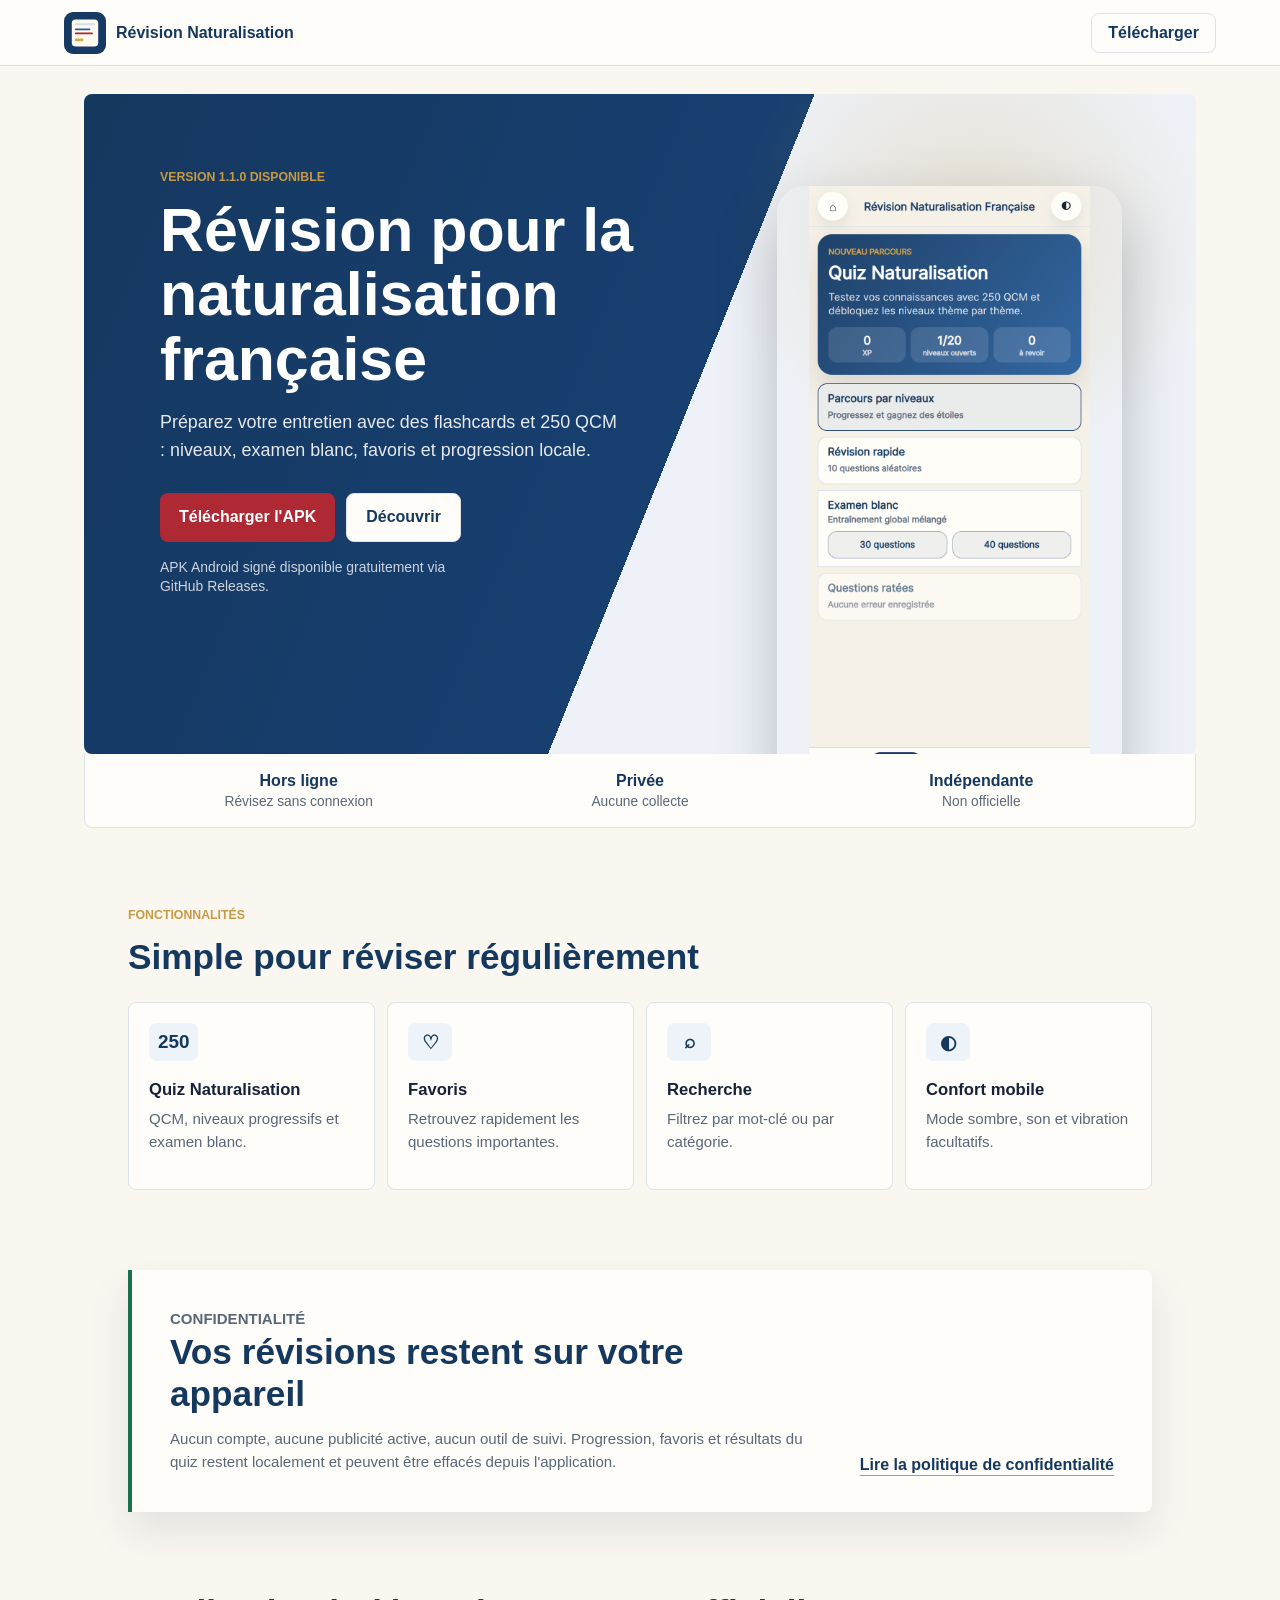
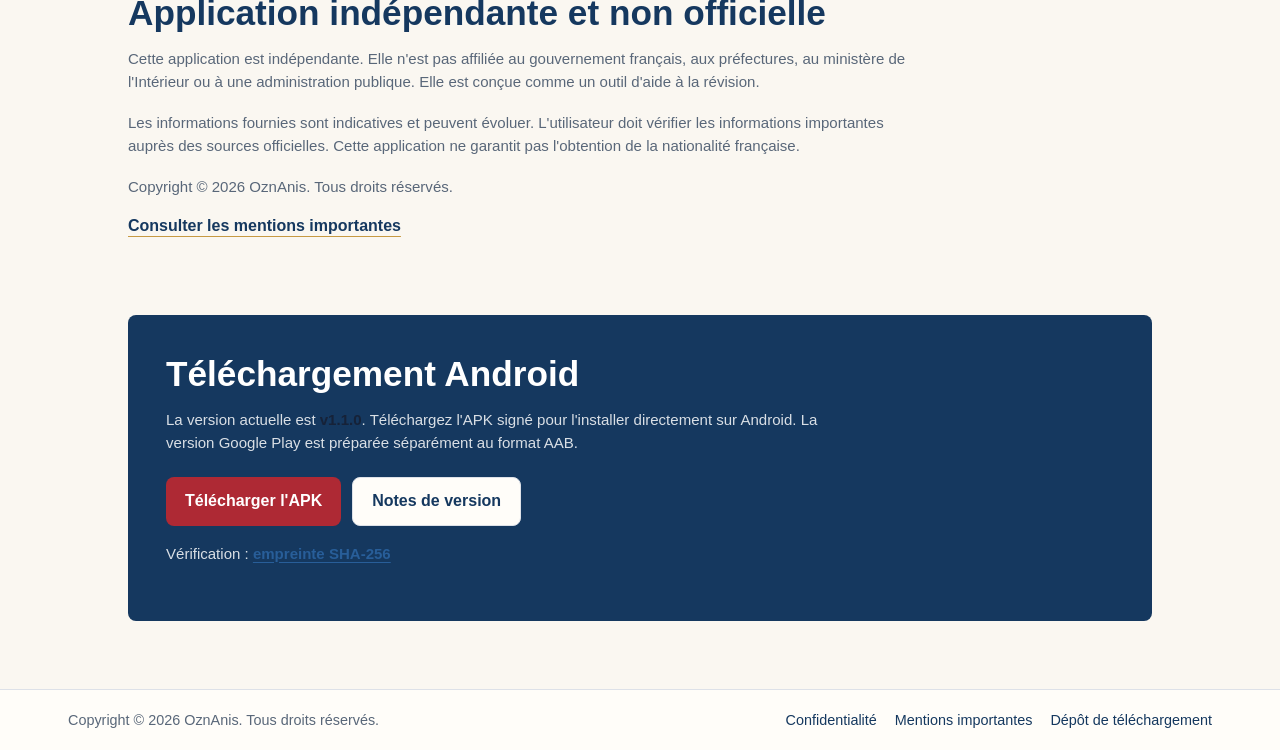
<file: site/index.html>
﻿<!doctype html>
<html lang="fr" data-repository="OznAnis/revision-naturalisation-francaise">
<head>
  <meta charset="utf-8">
  <meta name="viewport" content="width=device-width, initial-scale=1">
  <meta name="theme-color" content="#163a64">
  <meta name="description" content="Préparez l'entretien de naturalisation française avec flashcards et 250 QCM sur Android, hors ligne et sans collecte de données.">
  <title>Révision pour la naturalisation française | Android</title>
  <link rel="icon" href="assets/icon.svg" type="image/svg+xml">
  <link rel="stylesheet" href="styles.css">
</head>
<body>
  <header class="site-header">
    <a class="brand" href="./" aria-label="Accueil">
      <img src="assets/icon.svg" alt="">
      <span>Révision Naturalisation</span>
    </a>
    <a class="header-link" href="#telecharger">Télécharger</a>
  </header>

  <main>
    <section class="hero" id="telecharger">
      <img class="hero-device" src="assets/app-preview.png?v=3" alt="Écran Quiz Naturalisation de l'application Android">
      <div class="hero-content">
        <p class="eyebrow">Version 1.1.0 disponible</p>
        <h1>Révision pour la naturalisation française</h1>
        <p class="intro">Préparez votre entretien avec des flashcards et 250 QCM : niveaux, examen blanc, favoris et progression locale.</p>
        <div class="hero-actions">
          <a class="button primary" data-download href="https://github.com/OznAnis/revision-naturalisation-francaise/releases/latest/download/revision-naturalisation-francaise.apk">Télécharger l'APK</a>
          <a class="button secondary" href="#fonctionnalites">Découvrir</a>
        </div>
        <p class="availability" data-download-status>APK Android signé disponible gratuitement via GitHub Releases.</p>
      </div>
    </section>

    <section class="trust-band" aria-label="Points essentiels">
      <p><strong>Hors ligne</strong><span>Révisez sans connexion</span></p>
      <p><strong>Privée</strong><span>Aucune collecte</span></p>
      <p><strong>Indépendante</strong><span>Non officielle</span></p>
    </section>

    <section class="section features" id="fonctionnalites">
      <div class="section-heading">
        <p class="eyebrow">Fonctionnalités</p>
        <h2>Simple pour réviser régulièrement</h2>
      </div>
      <div class="feature-grid">
        <article>
          <span aria-hidden="true">250</span>
          <h3>Quiz Naturalisation</h3>
          <p>QCM, niveaux progressifs et examen blanc.</p>
        </article>
        <article>
          <span aria-hidden="true">♡</span>
          <h3>Favoris</h3>
          <p>Retrouvez rapidement les questions importantes.</p>
        </article>
        <article>
          <span aria-hidden="true">⌕</span>
          <h3>Recherche</h3>
          <p>Filtrez par mot-clé ou par catégorie.</p>
        </article>
        <article>
          <span aria-hidden="true">◐</span>
          <h3>Confort mobile</h3>
          <p>Mode sombre, son et vibration facultatifs.</p>
        </article>
      </div>
    </section>

    <section class="section privacy-callout">
      <div>
        <p class="eyebrow">Confidentialité</p>
        <h2>Vos révisions restent sur votre appareil</h2>
        <p>Aucun compte, aucune publicité active, aucun outil de suivi. Progression, favoris et résultats du quiz restent localement et peuvent être effacés depuis l'application.</p>
      </div>
      <a class="text-link" href="privacy.html">Lire la politique de confidentialité</a>
    </section>

    <section class="section legal-note">
      <h2>Application indépendante et non officielle</h2>
      <p>Cette application est indépendante. Elle n'est pas affiliée au gouvernement français, aux préfectures, au ministère de l'Intérieur ou à une administration publique. Elle est conçue comme un outil d'aide à la révision.</p>
      <p>Les informations fournies sont indicatives et peuvent évoluer. L'utilisateur doit vérifier les informations importantes auprès des sources officielles. Cette application ne garantit pas l'obtention de la nationalité française.</p>
      <p>Copyright © 2026 OznAnis. Tous droits réservés.</p>
      <a class="text-link" href="mentions.html">Consulter les mentions importantes</a>
    </section>

    <section class="section release" id="publication">
      <h2>Téléchargement Android</h2>
      <p>La version actuelle est <strong>v1.1.0</strong>. Téléchargez l'APK signé pour l'installer directement sur Android. La version Google Play est préparée séparément au format AAB.</p>
      <div class="release-actions">
        <a class="button primary" data-download href="https://github.com/OznAnis/revision-naturalisation-francaise/releases/latest/download/revision-naturalisation-francaise.apk">Télécharger l'APK</a>
        <a class="button secondary" data-release href="https://github.com/OznAnis/revision-naturalisation-francaise/releases/tag/v1.1.0">Notes de version</a>
      </div>
      <p class="release-check">Vérification : <a data-checksum href="https://github.com/OznAnis/revision-naturalisation-francaise/releases/latest/download/revision-naturalisation-francaise.apk.sha256">empreinte SHA-256</a></p>
    </section>
  </main>

  <footer class="site-footer">
    <p>Copyright © 2026 OznAnis. Tous droits réservés.</p>
    <nav aria-label="Liens légaux">
      <a href="privacy.html">Confidentialité</a>
      <a href="mentions.html">Mentions importantes</a>
      <a data-source-link href="#" hidden>Dépôt de téléchargement</a>
    </nav>
  </footer>

  <script src="app.js"></script>
</body>
</html>
</file>
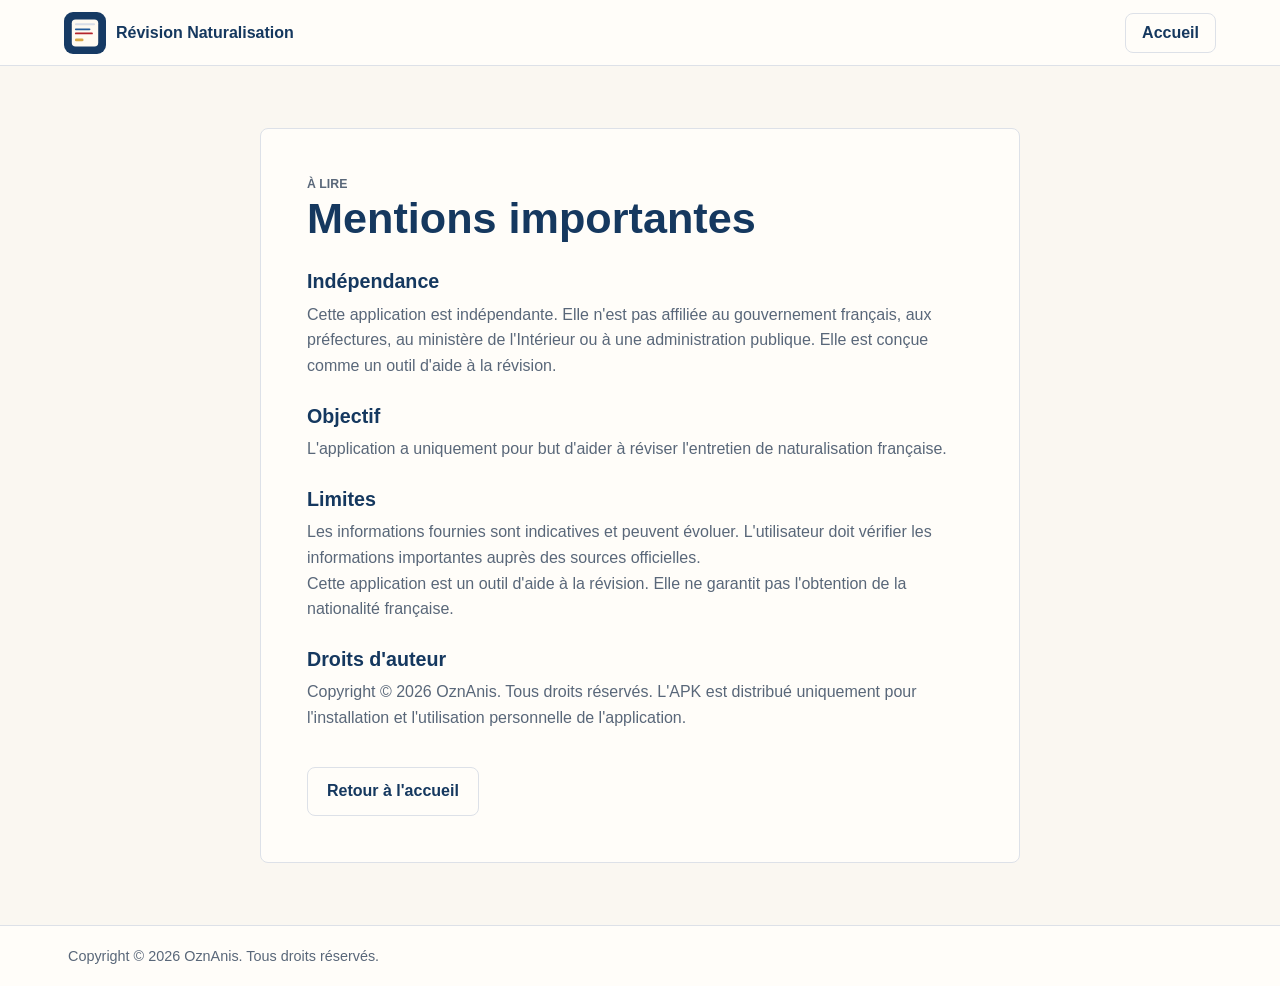
<file: site/mentions.html>
﻿<!doctype html>
<html lang="fr">
<head>
  <meta charset="utf-8">
  <meta name="viewport" content="width=device-width, initial-scale=1">
  <meta name="theme-color" content="#163a64">
  <title>Mentions importantes | Révision pour la naturalisation française</title>
  <link rel="icon" href="assets/icon.svg" type="image/svg+xml">
  <link rel="stylesheet" href="styles.css">
</head>
<body class="legal-page">
  <header class="site-header">
    <a class="brand" href="./" aria-label="Retour à l'accueil">
      <img src="assets/icon.svg" alt="">
      <span>Révision Naturalisation</span>
    </a>
    <a class="header-link" href="./">Accueil</a>
  </header>

  <main class="legal-content">
    <p class="eyebrow">À lire</p>
    <h1>Mentions importantes</h1>
    <h2>Indépendance</h2>
    <p>Cette application est indépendante. Elle n'est pas affiliée au gouvernement français, aux préfectures, au ministère de l'Intérieur ou à une administration publique. Elle est conçue comme un outil d'aide à la révision.</p>
    <h2>Objectif</h2>
    <p>L'application a uniquement pour but d'aider à réviser l'entretien de naturalisation française.</p>
    <h2>Limites</h2>
    <p>Les informations fournies sont indicatives et peuvent évoluer. L'utilisateur doit vérifier les informations importantes auprès des sources officielles.</p>
    <p>Cette application est un outil d'aide à la révision. Elle ne garantit pas l'obtention de la nationalité française.</p>
    <h2>Droits d'auteur</h2>
    <p>Copyright © 2026 OznAnis. Tous droits réservés. L'APK est distribué uniquement pour l'installation et l'utilisation personnelle de l'application.</p>
    <a class="button secondary back" href="./">Retour à l'accueil</a>
  </main>

  <footer class="site-footer">
    <p>Copyright © 2026 OznAnis. Tous droits réservés.</p>
  </footer>
</body>
</html>
</file>
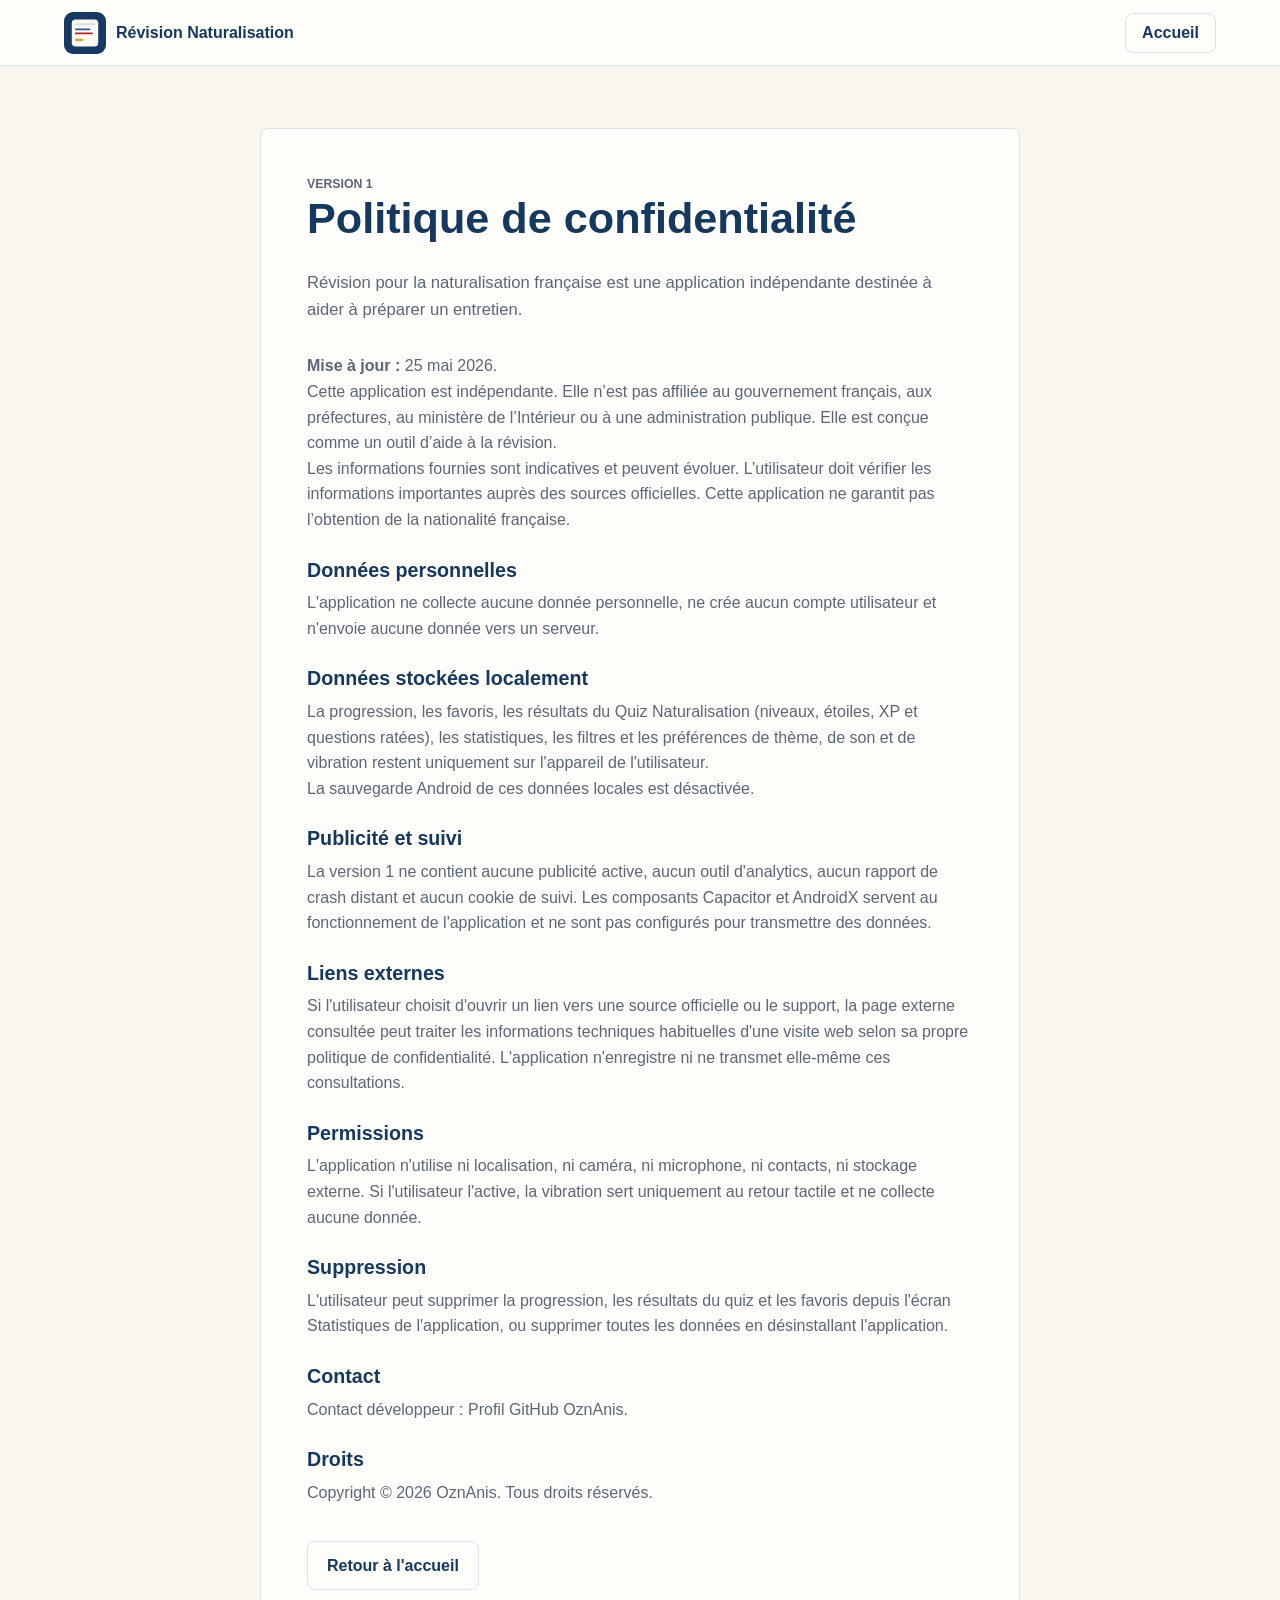
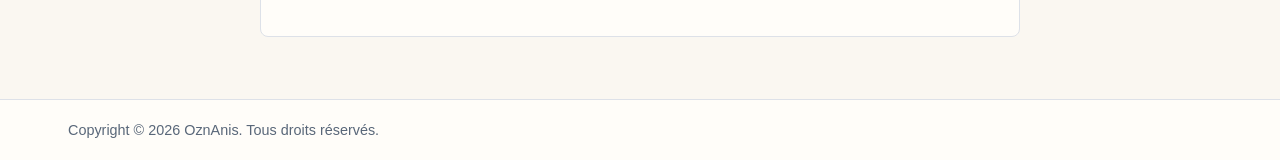
<file: site/privacy.html>
﻿<!doctype html>
<html lang="fr">
<head>
  <meta charset="utf-8">
  <meta name="viewport" content="width=device-width, initial-scale=1">
  <meta name="theme-color" content="#163a64">
  <title>Confidentialité | Révision pour la naturalisation française</title>
  <link rel="icon" href="assets/icon.svg" type="image/svg+xml">
  <link rel="stylesheet" href="styles.css">
</head>
<body class="legal-page">
  <header class="site-header">
    <a class="brand" href="./" aria-label="Retour à l'accueil">
      <img src="assets/icon.svg" alt="">
      <span>Révision Naturalisation</span>
    </a>
    <a class="header-link" href="./">Accueil</a>
  </header>

  <main class="legal-content">
    <p class="eyebrow">Version 1</p>
    <h1>Politique de confidentialité</h1>
    <p class="lead">Révision pour la naturalisation française est une application indépendante destinée à aider à préparer un entretien.</p>
    <p><strong>Mise à jour :</strong> 25 mai 2026.</p>
    <p>Cette application est indépendante. Elle n’est pas affiliée au gouvernement français, aux préfectures, au ministère de l’Intérieur ou à une administration publique. Elle est conçue comme un outil d’aide à la révision.</p>
    <p>Les informations fournies sont indicatives et peuvent évoluer. L’utilisateur doit vérifier les informations importantes auprès des sources officielles. Cette application ne garantit pas l’obtention de la nationalité française.</p>

    <h2>Données personnelles</h2>
    <p>L'application ne collecte aucune donnée personnelle, ne crée aucun compte utilisateur et n'envoie aucune donnée vers un serveur.</p>

    <h2>Données stockées localement</h2>
    <p>La progression, les favoris, les résultats du Quiz Naturalisation (niveaux, étoiles, XP et questions ratées), les statistiques, les filtres et les préférences de thème, de son et de vibration restent uniquement sur l'appareil de l'utilisateur.</p>
    <p>La sauvegarde Android de ces données locales est désactivée.</p>

    <h2>Publicité et suivi</h2>
    <p>La version 1 ne contient aucune publicité active, aucun outil d'analytics, aucun rapport de crash distant et aucun cookie de suivi. Les composants Capacitor et AndroidX servent au fonctionnement de l'application et ne sont pas configurés pour transmettre des données.</p>

    <h2>Liens externes</h2>
    <p>Si l'utilisateur choisit d'ouvrir un lien vers une source officielle ou le support, la page externe consultée peut traiter les informations techniques habituelles d'une visite web selon sa propre politique de confidentialité. L'application n'enregistre ni ne transmet elle-même ces consultations.</p>

    <h2>Permissions</h2>
    <p>L'application n'utilise ni localisation, ni caméra, ni microphone, ni contacts, ni stockage externe. Si l'utilisateur l'active, la vibration sert uniquement au retour tactile et ne collecte aucune donnée.</p>

    <h2>Suppression</h2>
    <p>L'utilisateur peut supprimer la progression, les résultats du quiz et les favoris depuis l'écran Statistiques de l'application, ou supprimer toutes les données en désinstallant l'application.</p>

    <h2>Contact</h2>
    <p>Contact développeur : <a href="https://github.com/OznAnis" rel="noopener noreferrer">Profil GitHub OznAnis</a>.</p>

    <h2>Droits</h2>
    <p>Copyright © 2026 OznAnis. Tous droits réservés.</p>

    <a class="button secondary back" href="./">Retour à l'accueil</a>
  </main>

  <footer class="site-footer">
    <p>Copyright © 2026 OznAnis. Tous droits réservés.</p>
  </footer>
</body>
</html>
</file>
<file: site/styles.css>
:root {
  --paper: #faf7f1;
  --surface: #fffdf9;
  --ink: #162238;
  --muted: #596779;
  --blue: #15385f;
  --blue-bright: #285e99;
  --red: #ae2934;
  --gold: #c79a43;
  --line: #dde1e8;
  --green: #19724d;
  --shadow: 0 18px 42px rgba(18, 38, 66, .1);
  font-family: Inter, "Segoe UI", Arial, sans-serif;
}

* {
  box-sizing: border-box;
  overflow-wrap: break-word;
}

html {
  scroll-behavior: smooth;
}

body {
  margin: 0;
  color: var(--ink);
  background: var(--paper);
}

a {
  color: inherit;
  text-decoration: none;
}

.site-header {
  min-height: 66px;
  display: flex;
  align-items: center;
  justify-content: space-between;
  gap: 20px;
  padding: 10px clamp(16px, 5vw, 64px);
  background: var(--surface);
  border-bottom: 1px solid var(--line);
}

.brand {
  min-width: 0;
  display: inline-flex;
  align-items: center;
  gap: 10px;
  color: var(--blue);
  font-weight: 800;
}

.brand img {
  width: 42px;
  height: 42px;
}

.brand span {
  white-space: nowrap;
}

.header-link {
  padding: 10px 16px;
  border-radius: 8px;
  color: var(--blue);
  border: 1px solid var(--line);
  font-weight: 700;
}

main {
  width: min(1160px, 100%);
  margin: 0 auto;
}

.hero {
  position: relative;
  isolation: isolate;
  min-height: min(76svh, 660px);
  margin: clamp(12px, 3vw, 28px) clamp(12px, 4vw, 24px) 0;
  padding: clamp(32px, 7vw, 76px);
  overflow: hidden;
  border-radius: 8px;
  color: #fff;
  background:
    radial-gradient(circle at 80% 22%, rgba(199, 154, 67, .22), transparent 24%),
    linear-gradient(112deg, var(--blue) 0%, #173f70 53%, #eef2f8 53%, #eef2f8 100%);
}

.hero-content {
  position: relative;
  z-index: 1;
  width: min(53%, 560px);
}

.eyebrow {
  margin: 0 0 13px;
  color: var(--gold);
  font-size: .77rem;
  line-height: 1.2;
  font-weight: 800;
  text-transform: uppercase;
}

.hero h1 {
  margin: 0 0 18px;
  max-width: 14ch;
  font-size: clamp(2.35rem, 4.8vw, 3.8rem);
  line-height: 1.06;
}

.intro {
  margin: 0 0 28px;
  max-width: 46ch;
  color: rgba(255, 255, 255, .89);
  font-size: clamp(1rem, 1.5vw, 1.12rem);
  line-height: 1.55;
}

.hero-device {
  position: absolute;
  z-index: 0;
  bottom: -6%;
  right: clamp(18px, 7vw, 74px);
  width: clamp(216px, 29vw, 345px);
  max-height: 92%;
  object-fit: contain;
  object-position: bottom;
  border-radius: 27px;
  box-shadow: 0 28px 60px rgba(12, 24, 44, .25);
}

.hero-actions {
  display: flex;
  flex-wrap: wrap;
  gap: 11px;
  margin-bottom: 16px;
}

.button {
  min-height: 49px;
  display: inline-flex;
  align-items: center;
  justify-content: center;
  padding: 12px 19px;
  border-radius: 8px;
  font-weight: 800;
  transition: transform .18s ease, background .18s ease;
}

.button:hover {
  transform: translateY(-1px);
}

.button.primary {
  color: #fff;
  background: var(--red);
}

.button.primary.is-pending {
  background: #8b5960;
}

.button.secondary {
  color: var(--blue);
  background: var(--surface);
  border: 1px solid var(--line);
}

.availability {
  margin: 0;
  max-width: 38ch;
  color: rgba(255, 255, 255, .78);
  font-size: .87rem;
  line-height: 1.42;
}

.trust-band {
  display: grid;
  grid-template-columns: repeat(3, 1fr);
  margin: 0 clamp(12px, 4vw, 24px);
  padding: 18px clamp(14px, 5vw, 52px);
  gap: 18px;
  border: 1px solid var(--line);
  border-top: 0;
  border-radius: 0 0 8px 8px;
  background: var(--surface);
}

.trust-band p {
  margin: 0;
  display: grid;
  gap: 4px;
  text-align: center;
}

.trust-band strong {
  color: var(--blue);
  font-size: 1rem;
}

.trust-band span {
  color: var(--muted);
  font-size: .86rem;
}

.section {
  margin: clamp(46px, 7vw, 80px) clamp(18px, 7vw, 68px) 0;
}

.section-heading {
  margin-bottom: 24px;
}

h2 {
  margin: 0;
  color: var(--blue);
  font-size: clamp(1.52rem, 3vw, 2.2rem);
  line-height: 1.2;
}

.feature-grid {
  display: grid;
  grid-template-columns: repeat(4, 1fr);
  gap: 12px;
}

.feature-grid article {
  min-height: 188px;
  padding: 20px;
  border: 1px solid var(--line);
  border-radius: 8px;
  background: var(--surface);
}

.feature-grid article > span {
  min-width: 44px;
  min-height: 38px;
  display: inline-grid;
  place-items: center;
  margin-bottom: 19px;
  padding: 0 9px;
  border-radius: 8px;
  color: var(--blue);
  background: #eef3fa;
  font-size: 1.18rem;
  font-weight: 800;
}

.feature-grid h3 {
  margin: 0 0 8px;
  color: var(--ink);
  font-size: 1.04rem;
}

.feature-grid p,
.privacy-callout p,
.legal-note p,
.release p {
  margin: 0;
  color: var(--muted);
  font-size: .94rem;
  line-height: 1.52;
}

.release p strong {
  color: var(--ink);
}

.release-actions {
  display: flex;
  flex-wrap: wrap;
  gap: 11px;
  margin-top: 22px;
}

.release-check {
  margin-top: 17px !important;
}

.release-check a {
  color: var(--blue-bright);
  font-weight: 700;
  text-decoration: underline;
  text-underline-offset: 3px;
}

.privacy-callout {
  display: flex;
  align-items: end;
  justify-content: space-between;
  gap: 34px;
  padding: clamp(24px, 4vw, 38px);
  border-left: 4px solid var(--green);
  border-radius: 0 8px 8px 0;
  background: var(--surface);
  box-shadow: var(--shadow);
}

.privacy-callout h2 {
  margin-bottom: 13px;
}

.privacy-callout div {
  max-width: 670px;
}

.text-link {
  flex: none;
  color: var(--blue);
  font-weight: 800;
  text-decoration: underline;
  text-decoration-color: var(--gold);
  text-underline-offset: 5px;
}

.legal-note {
  max-width: 780px;
}

.legal-note h2,
.release h2 {
  margin-bottom: 14px;
}

.legal-note p,
.release p {
  margin-bottom: 18px;
}

.release {
  margin-bottom: 68px;
  padding: clamp(24px, 4vw, 38px);
  border-radius: 8px;
  color: #fff;
  background: var(--blue);
}

.release h2 {
  color: #fff;
}

.release p {
  max-width: 660px;
  color: rgba(255, 255, 255, .84);
}

.site-footer {
  display: flex;
  justify-content: space-between;
  gap: 18px;
  margin-top: 38px;
  padding: 22px clamp(18px, 7vw, 68px);
  border-top: 1px solid var(--line);
  color: var(--muted);
  background: var(--surface);
  font-size: .9rem;
}

.site-footer p {
  margin: 0;
}

.site-footer nav {
  display: flex;
  flex-wrap: wrap;
  gap: 18px;
}

.site-footer a {
  color: var(--blue);
}

.legal-content {
  width: min(760px, calc(100% - 32px));
  margin: clamp(30px, 6vw, 62px) auto;
  padding: clamp(23px, 5vw, 46px);
  border: 1px solid var(--line);
  border-radius: 8px;
  background: var(--surface);
}

.legal-content h1 {
  margin: 0 0 28px;
  color: var(--blue);
  font-size: clamp(2rem, 5vw, 2.7rem);
  line-height: 1.1;
}

.legal-content .lead {
  margin-bottom: 30px;
  color: var(--muted);
  font-size: 1.04rem;
}

.legal-content h2 {
  margin: 26px 0 8px;
  font-size: 1.23rem;
}

.legal-content p {
  margin: 0;
  color: var(--muted);
  line-height: 1.6;
}

.legal-content .back {
  margin-top: 36px;
}

@media (max-width: 820px) {
  .hero {
    min-height: min(78svh, 690px);
    padding: 30px 22px;
    background:
      linear-gradient(180deg, var(--blue) 0%, #173f70 59%, #eef2f8 59%, #eef2f8 100%);
  }

  .hero-content {
    width: 100%;
  }

  .hero h1 {
    font-size: clamp(2rem, 9.2vw, 2.65rem);
  }

  .intro {
    max-width: 100%;
    margin-bottom: 21px;
  }

  .hero-device {
    bottom: -16%;
    right: 50%;
    width: min(49vw, 220px);
    transform: translateX(50%);
    border-radius: 22px;
  }

  .availability {
    font-size: .8rem;
  }

  .feature-grid {
    grid-template-columns: repeat(2, 1fr);
  }

  .privacy-callout {
    display: grid;
  }
}

@media (max-width: 480px) {
  .site-header {
    min-height: 58px;
    padding-inline: 12px;
  }

  .brand img {
    width: 36px;
    height: 36px;
  }

  .brand span {
    max-width: 190px;
    overflow: hidden;
    text-overflow: ellipsis;
    font-size: .91rem;
  }

  .header-link {
    padding: 9px 11px;
    font-size: .84rem;
  }

  .hero {
    min-height: 710px;
    margin: 10px 10px 0;
    padding: 25px 18px;
  }

  .hero h1 {
    margin-bottom: 13px;
    font-size: 2.05rem;
  }

  .intro {
    font-size: .93rem;
    line-height: 1.43;
  }

  .hero-actions {
    gap: 8px;
  }

  .button {
    min-height: 45px;
    padding-inline: 13px;
    font-size: .88rem;
  }

  .hero-device {
    bottom: -20%;
    width: min(55vw, 210px);
  }

  .trust-band {
    margin-inline: 10px;
    padding: 14px 7px;
    gap: 5px;
  }

  .trust-band strong {
    font-size: .86rem;
  }

  .trust-band span {
    font-size: .72rem;
  }

  .section {
    margin: 42px 14px 0;
  }

  .feature-grid {
    gap: 8px;
  }

  .feature-grid article {
    min-height: 165px;
    padding: 14px 12px;
  }

  .feature-grid article > span {
    margin-bottom: 12px;
  }

  .feature-grid p {
    font-size: .84rem;
  }

  .privacy-callout {
    padding: 20px 16px;
  }

  .release {
    margin-bottom: 42px;
  }

  .site-footer {
    display: grid;
    padding: 19px 14px;
  }
}

@media (prefers-reduced-motion: reduce) {
  *, *::before, *::after {
    scroll-behavior: auto;
    transition-duration: .01ms !important;
  }
}
</file>
